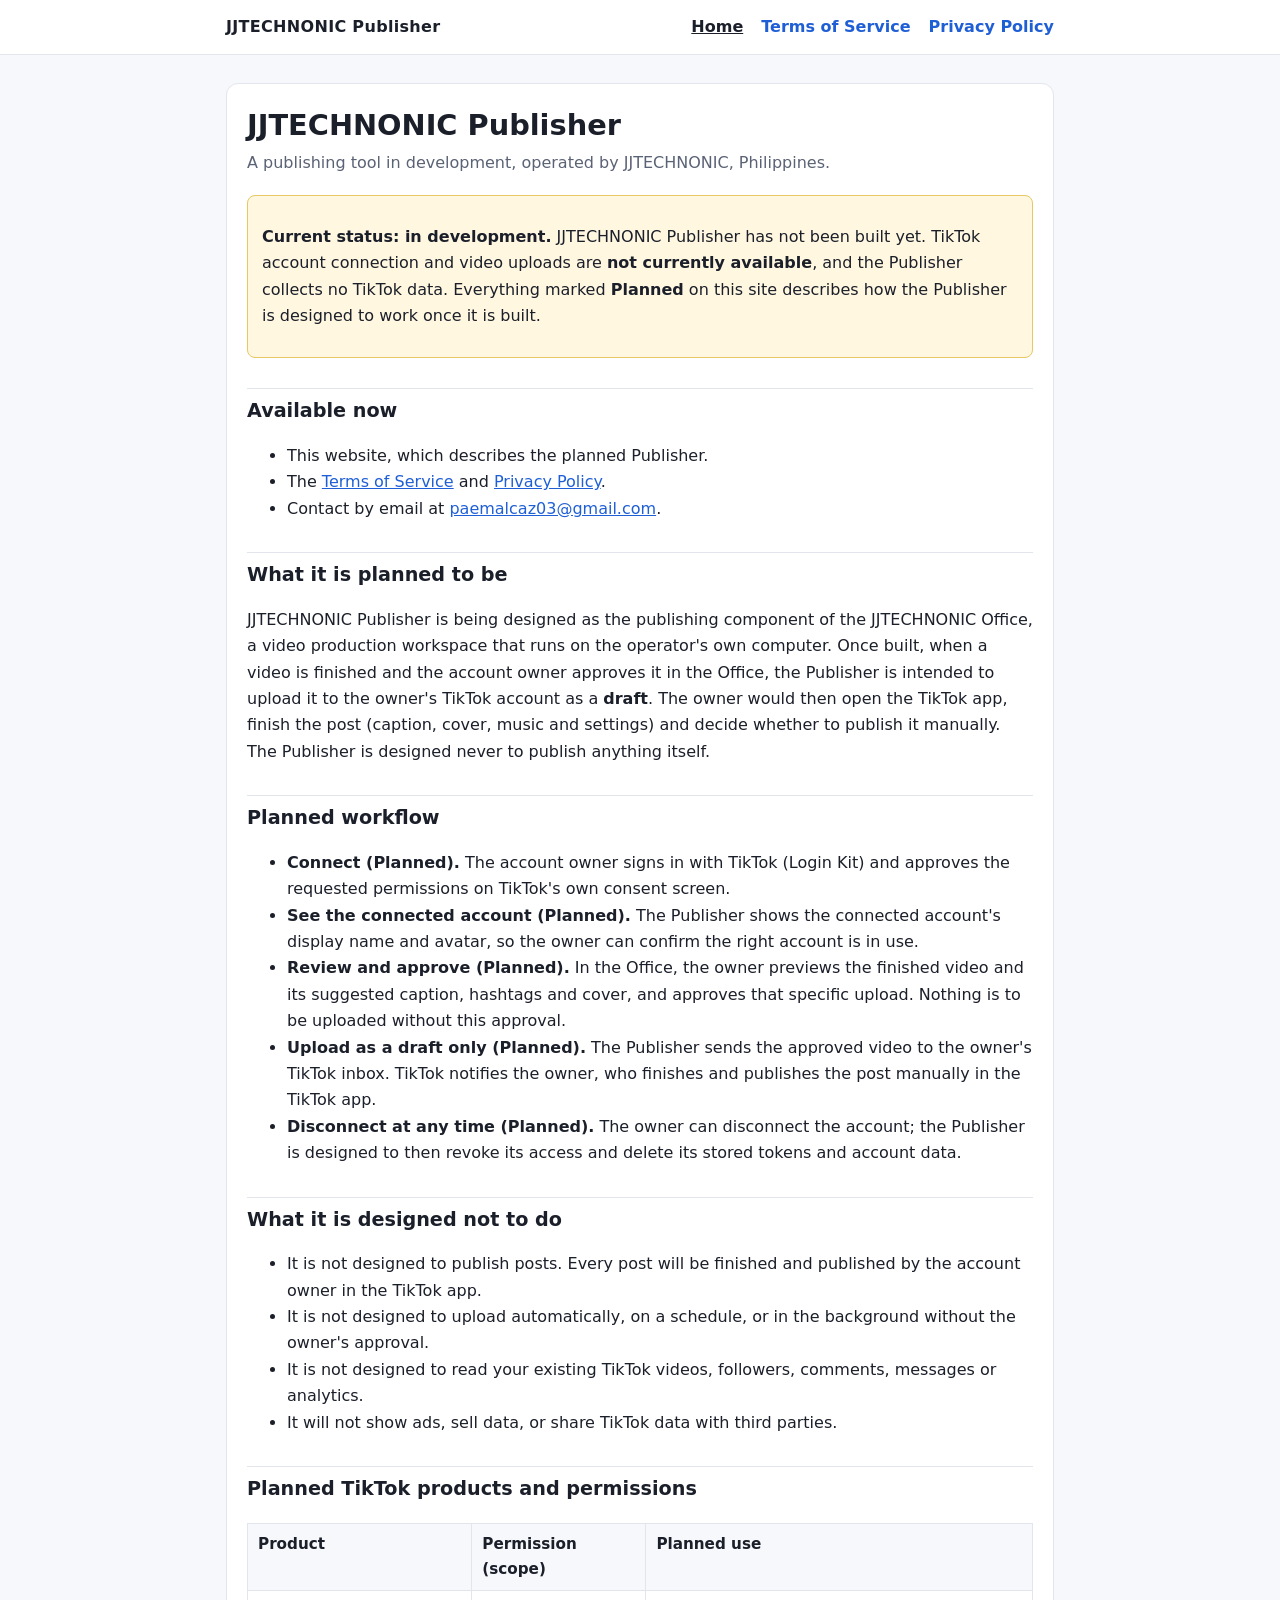
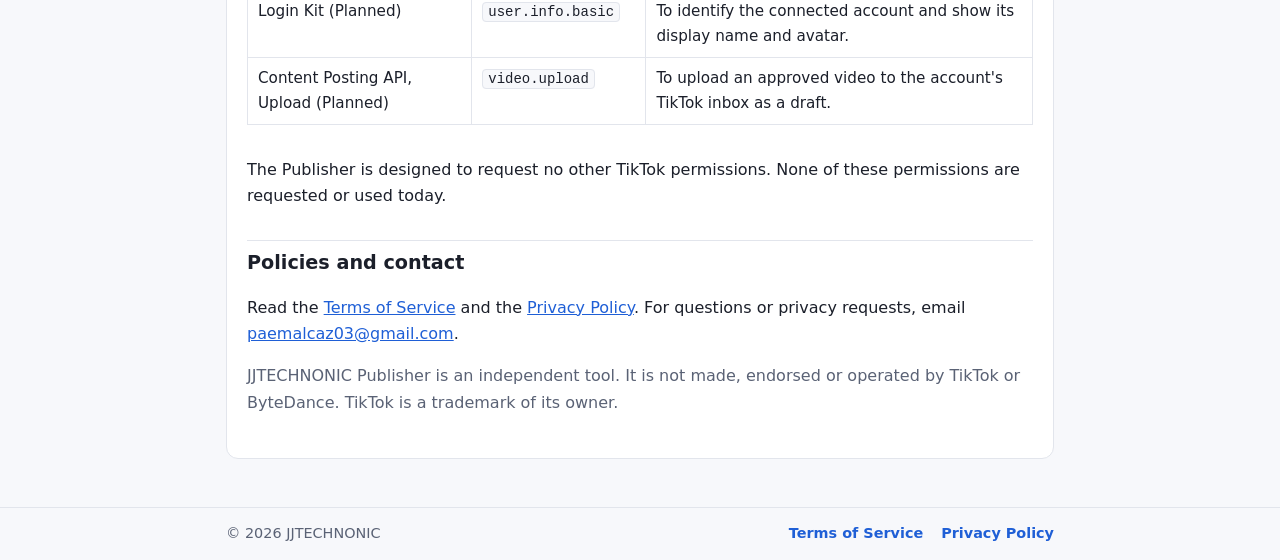
<file: index.html>
<!doctype html>
<html lang="en">
<head>
<meta charset="utf-8">
<meta name="viewport" content="width=device-width, initial-scale=1">
<title>JJTECHNONIC Publisher</title>
<meta name="description" content="JJTECHNONIC Publisher is a planned tool, not built yet, for uploading owner-approved videos from the JJTECHNONIC Office to the owner's TikTok account as drafts. TikTok connection and uploads are not currently available.">
<link rel="stylesheet" href="styles.css">
</head>
<body>
<header class="site">
  <div class="bar">
    <a class="brand" href="index.html">JJTECHNONIC Publisher</a>
    <nav class="links" aria-label="Site">
      <a href="index.html" aria-current="page">Home</a>
      <a href="terms.html">Terms of Service</a>
      <a href="privacy.html">Privacy Policy</a>
    </nav>
  </div>
</header>

<main>
  <div class="card">
    <h1>JJTECHNONIC Publisher</h1>
    <p class="meta">A publishing tool in development, operated by JJTECHNONIC, Philippines.</p>

    <div class="note">
      <p><strong>Current status: in development.</strong> JJTECHNONIC Publisher has not been built yet. TikTok account connection and video uploads are <strong>not currently available</strong>, and the Publisher collects no TikTok data. Everything marked <strong>Planned</strong> on this site describes how the Publisher is designed to work once it is built.</p>
    </div>

    <h2>Available now</h2>
    <ul>
      <li>This website, which describes the planned Publisher.</li>
      <li>The <a href="terms.html">Terms of Service</a> and <a href="privacy.html">Privacy Policy</a>.</li>
      <li>Contact by email at <a href="mailto:paemalcaz03@gmail.com">paemalcaz03@gmail.com</a>.</li>
    </ul>

    <h2>What it is planned to be</h2>
    <p>JJTECHNONIC Publisher is being designed as the publishing component of the JJTECHNONIC Office, a video production workspace that runs on the operator's own computer. Once built, when a video is finished and the account owner approves it in the Office, the Publisher is intended to upload it to the owner's TikTok account as a <strong>draft</strong>. The owner would then open the TikTok app, finish the post (caption, cover, music and settings) and decide whether to publish it manually. The Publisher is designed never to publish anything itself.</p>

    <h2>Planned workflow</h2>
    <ul>
      <li><strong>Connect (Planned).</strong> The account owner signs in with TikTok (Login Kit) and approves the requested permissions on TikTok's own consent screen.</li>
      <li><strong>See the connected account (Planned).</strong> The Publisher shows the connected account's display name and avatar, so the owner can confirm the right account is in use.</li>
      <li><strong>Review and approve (Planned).</strong> In the Office, the owner previews the finished video and its suggested caption, hashtags and cover, and approves that specific upload. Nothing is to be uploaded without this approval.</li>
      <li><strong>Upload as a draft only (Planned).</strong> The Publisher sends the approved video to the owner's TikTok inbox. TikTok notifies the owner, who finishes and publishes the post manually in the TikTok app.</li>
      <li><strong>Disconnect at any time (Planned).</strong> The owner can disconnect the account; the Publisher is designed to then revoke its access and delete its stored tokens and account data.</li>
    </ul>

    <h2>What it is designed not to do</h2>
    <ul>
      <li>It is not designed to publish posts. Every post will be finished and published by the account owner in the TikTok app.</li>
      <li>It is not designed to upload automatically, on a schedule, or in the background without the owner's approval.</li>
      <li>It is not designed to read your existing TikTok videos, followers, comments, messages or analytics.</li>
      <li>It will not show ads, sell data, or share TikTok data with third parties.</li>
    </ul>

    <h2>Planned TikTok products and permissions</h2>
    <div class="table-wrap">
    <table>
      <tr><th>Product</th><th>Permission (scope)</th><th>Planned use</th></tr>
      <tr><td>Login Kit (Planned)</td><td><code>user.info.basic</code></td><td>To identify the connected account and show its display name and avatar.</td></tr>
      <tr><td>Content Posting API, Upload (Planned)</td><td><code>video.upload</code></td><td>To upload an approved video to the account's TikTok inbox as a draft.</td></tr>
    </table>
    </div>
    <p>The Publisher is designed to request no other TikTok permissions. None of these permissions are requested or used today.</p>

    <h2>Policies and contact</h2>
    <p>Read the <a href="terms.html">Terms of Service</a> and the <a href="privacy.html">Privacy Policy</a>. For questions or privacy requests, email <a href="mailto:paemalcaz03@gmail.com">paemalcaz03@gmail.com</a>.</p>

    <p class="meta">JJTECHNONIC Publisher is an independent tool. It is not made, endorsed or operated by TikTok or ByteDance. TikTok is a trademark of its owner.</p>
  </div>
</main>

<footer class="site">
  <div class="bar">
    <span>&copy; 2026 JJTECHNONIC</span>
    <nav class="links" aria-label="Legal">
      <a href="terms.html">Terms of Service</a>
      <a href="privacy.html">Privacy Policy</a>
    </nav>
  </div>
</footer>
</body>
</html>
</file>
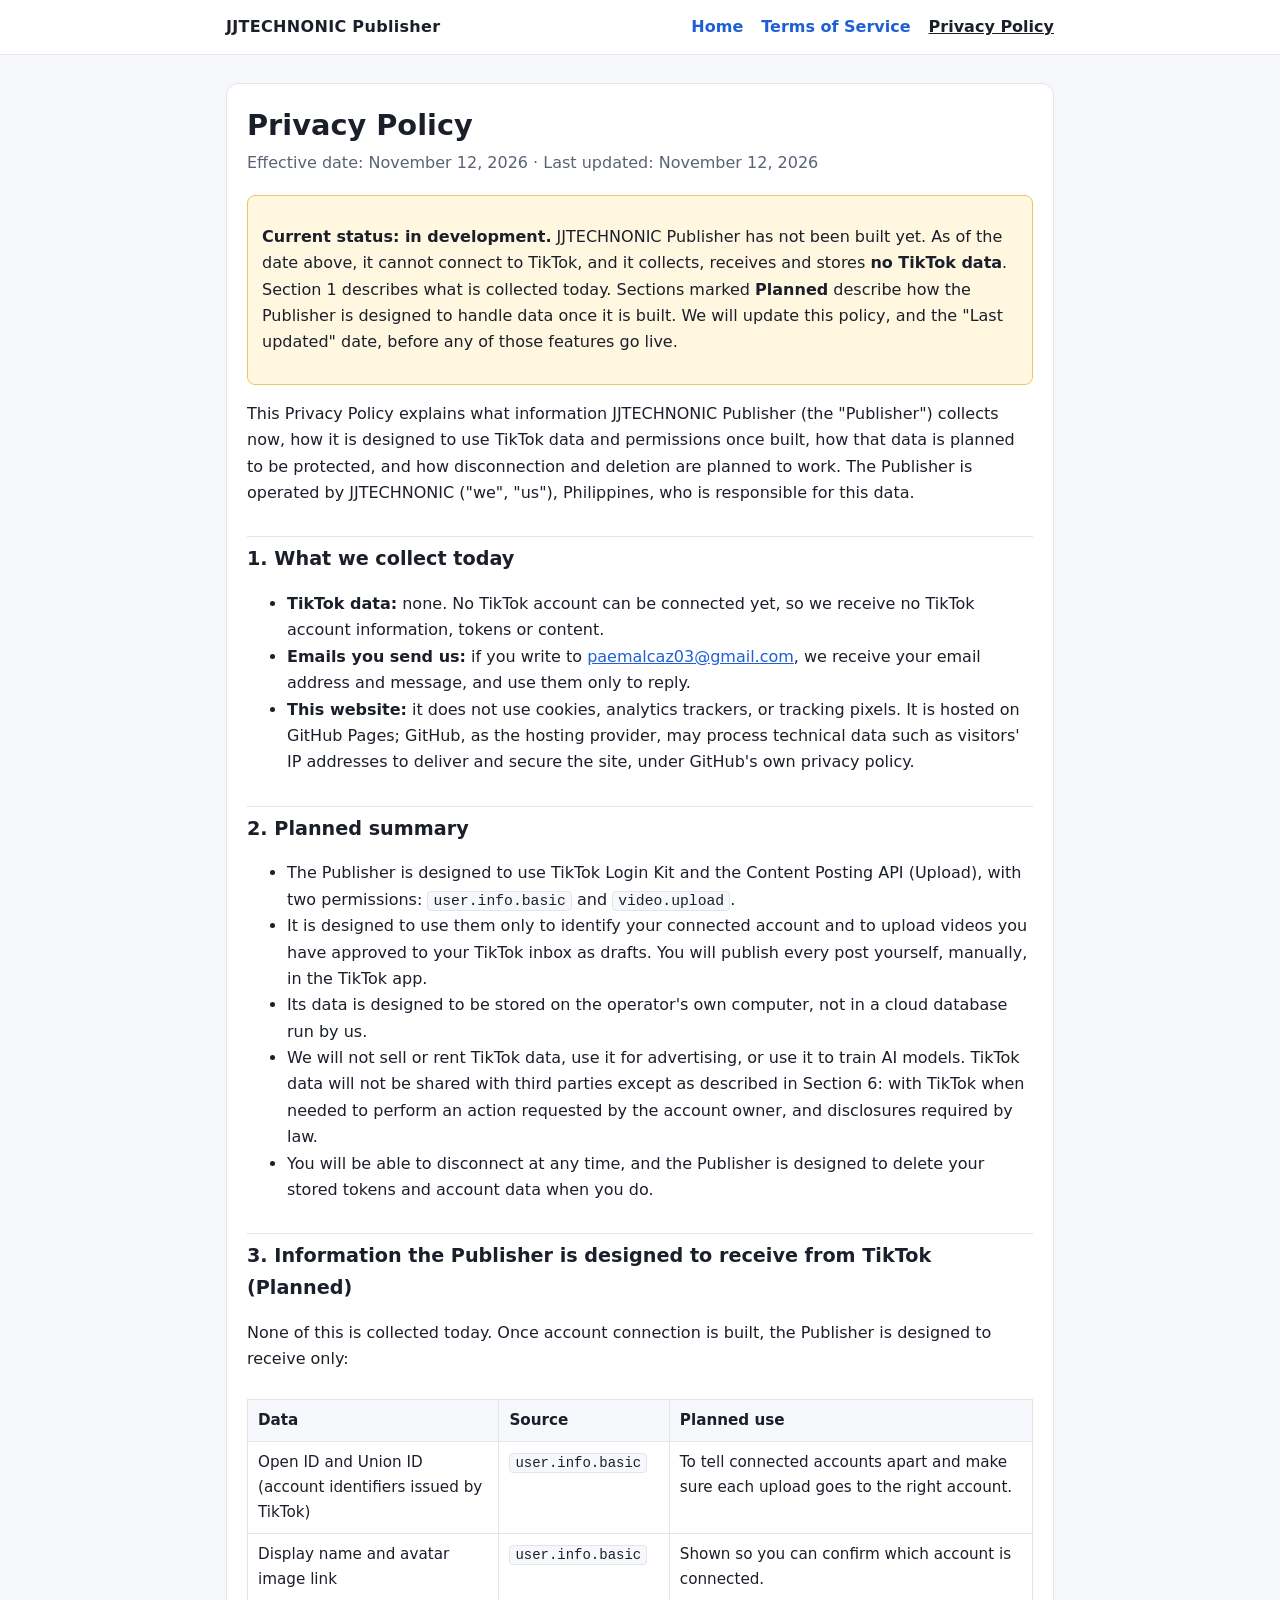
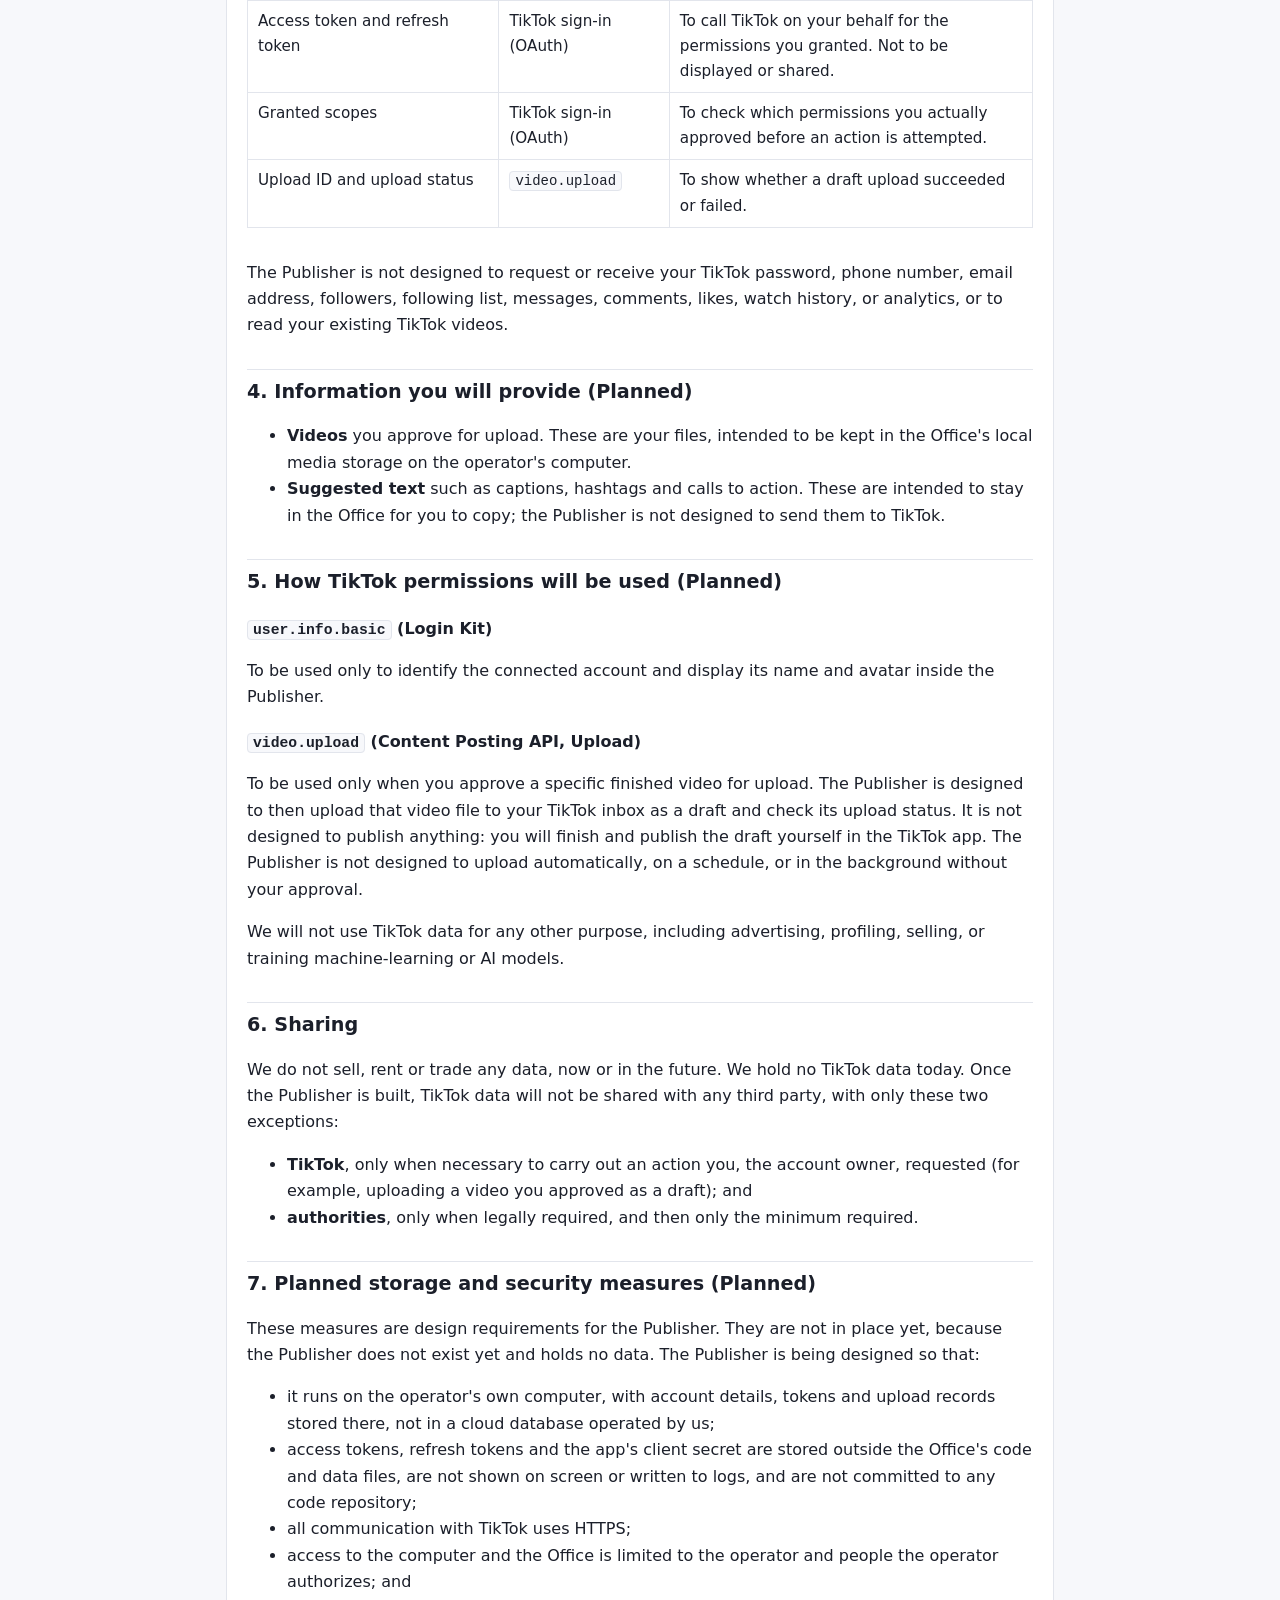
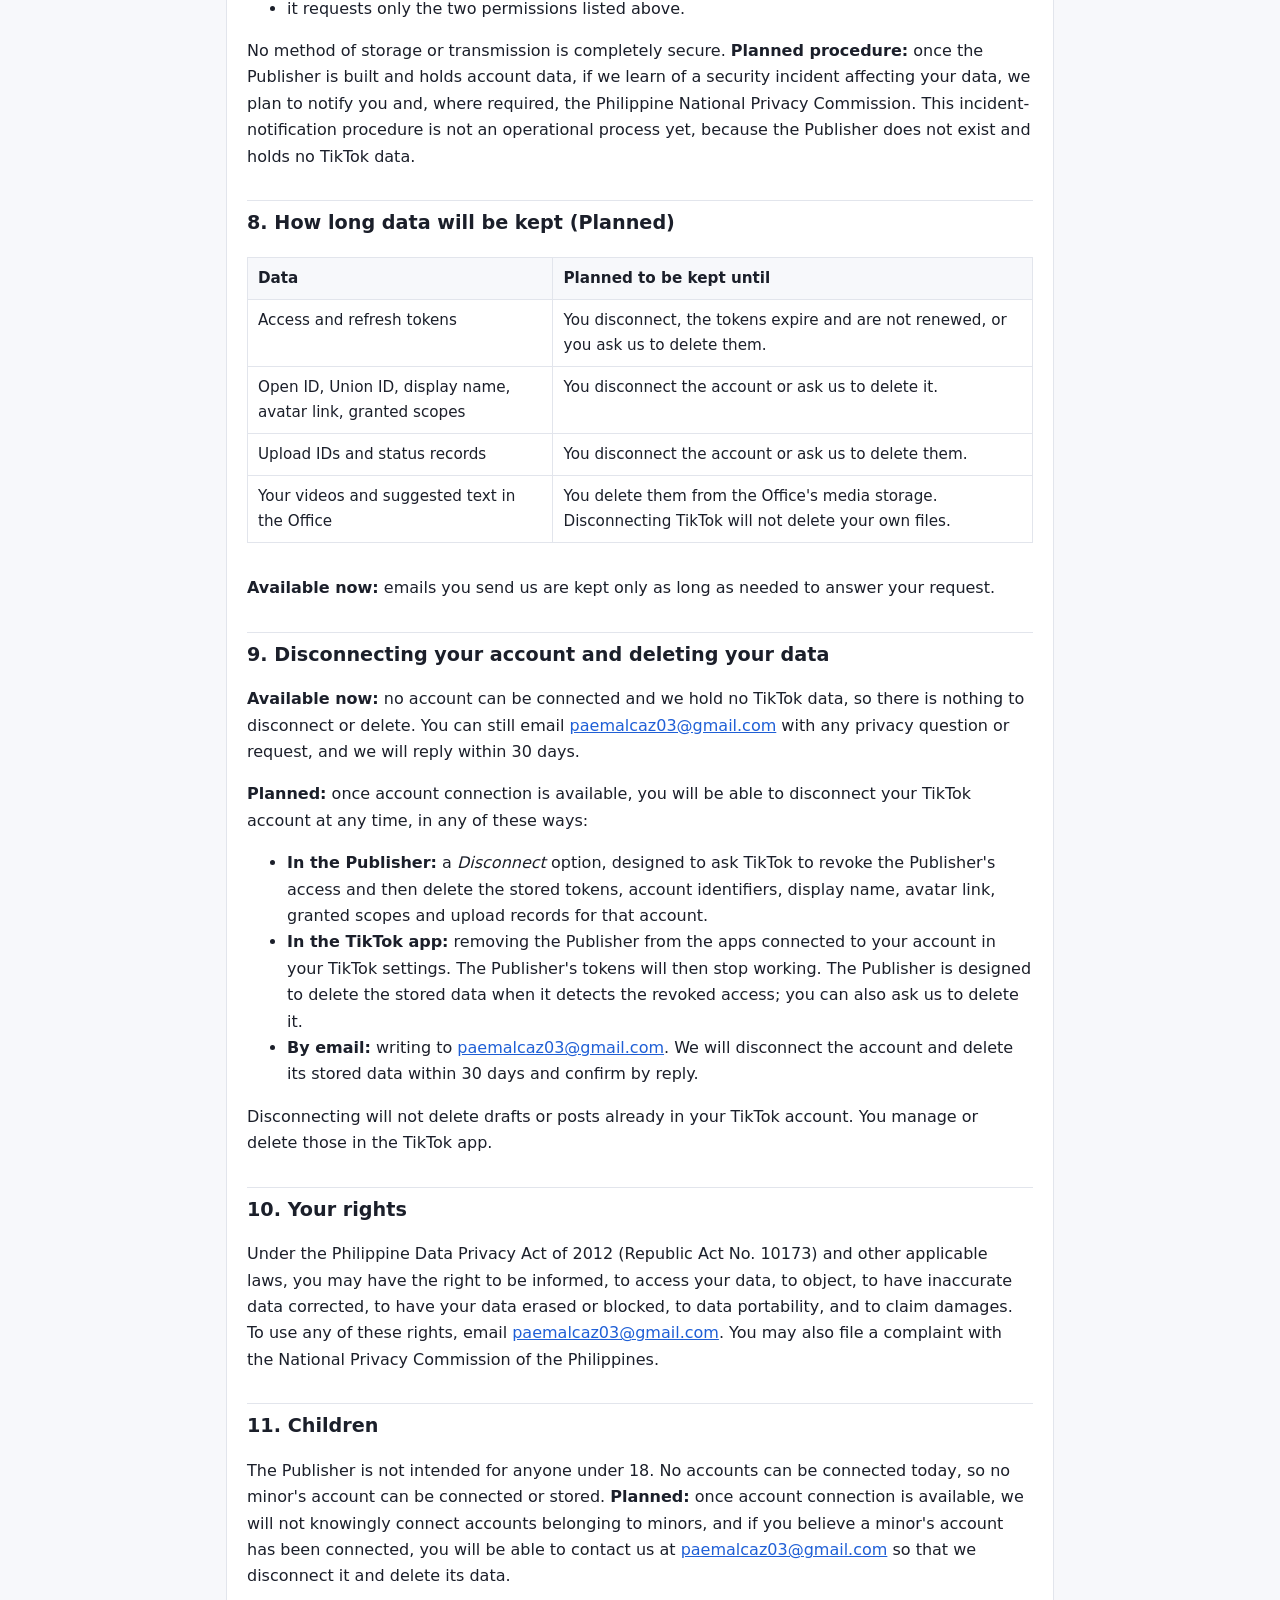
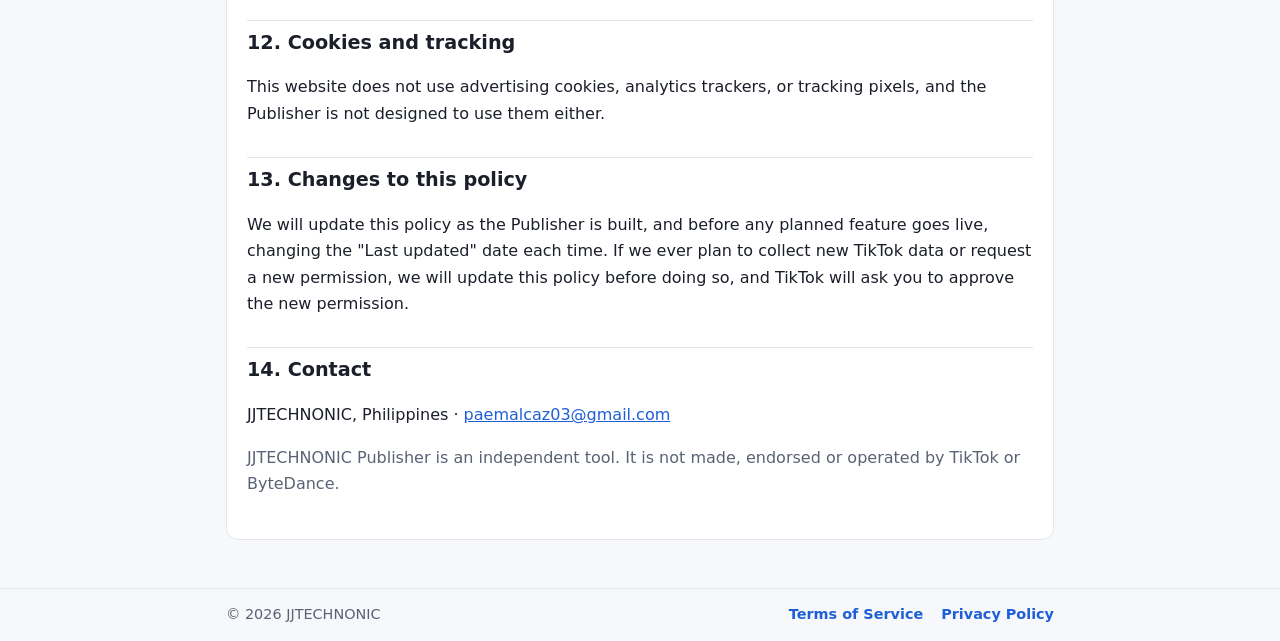
<file: privacy.html>
<!doctype html>
<html lang="en">
<head>
<meta charset="utf-8">
<meta name="viewport" content="width=device-width, initial-scale=1">
<title>Privacy Policy</title>
<meta name="description" content="Privacy Policy for JJTECHNONIC Publisher, a TikTok draft-upload tool that is currently in development: what it collects today and how TikTok data is planned to be used, protected and deleted.">
<link rel="stylesheet" href="styles.css">
</head>
<body>
<header class="site">
  <div class="bar">
    <a class="brand" href="index.html">JJTECHNONIC Publisher</a>
    <nav class="links" aria-label="Site">
      <a href="index.html">Home</a>
      <a href="terms.html">Terms of Service</a>
      <a href="privacy.html" aria-current="page">Privacy Policy</a>
    </nav>
  </div>
</header>

<main>
  <div class="card">
    <h1>Privacy Policy</h1>
    <p class="meta">Effective date: November 12, 2026 &middot; Last updated: November 12, 2026</p>

    <div class="note">
      <p><strong>Current status: in development.</strong> JJTECHNONIC Publisher has not been built yet. As of the date above, it cannot connect to TikTok, and it collects, receives and stores <strong>no TikTok data</strong>. Section 1 describes what is collected today. Sections marked <strong>Planned</strong> describe how the Publisher is designed to handle data once it is built. We will update this policy, and the "Last updated" date, before any of those features go live.</p>
    </div>

    <p>This Privacy Policy explains what information JJTECHNONIC Publisher (the "Publisher") collects now, how it is designed to use TikTok data and permissions once built, how that data is planned to be protected, and how disconnection and deletion are planned to work. The Publisher is operated by JJTECHNONIC ("we", "us"), Philippines, who is responsible for this data.</p>

    <h2>1. What we collect today</h2>
    <ul>
      <li><strong>TikTok data:</strong> none. No TikTok account can be connected yet, so we receive no TikTok account information, tokens or content.</li>
      <li><strong>Emails you send us:</strong> if you write to <a href="mailto:paemalcaz03@gmail.com">paemalcaz03@gmail.com</a>, we receive your email address and message, and use them only to reply.</li>
      <li><strong>This website:</strong> it does not use cookies, analytics trackers, or tracking pixels. It is hosted on GitHub Pages; GitHub, as the hosting provider, may process technical data such as visitors' IP addresses to deliver and secure the site, under GitHub's own privacy policy.</li>
    </ul>

    <h2>2. Planned summary</h2>
    <ul>
      <li>The Publisher is designed to use TikTok Login Kit and the Content Posting API (Upload), with two permissions: <code>user.info.basic</code> and <code>video.upload</code>.</li>
      <li>It is designed to use them only to identify your connected account and to upload videos you have approved to your TikTok inbox as drafts. You will publish every post yourself, manually, in the TikTok app.</li>
      <li>Its data is designed to be stored on the operator's own computer, not in a cloud database run by us.</li>
      <li>We will not sell or rent TikTok data, use it for advertising, or use it to train AI models. TikTok data will not be shared with third parties except as described in Section 6: with TikTok when needed to perform an action requested by the account owner, and disclosures required by law.</li>
      <li>You will be able to disconnect at any time, and the Publisher is designed to delete your stored tokens and account data when you do.</li>
    </ul>

    <h2>3. Information the Publisher is designed to receive from TikTok (Planned)</h2>
    <p>None of this is collected today. Once account connection is built, the Publisher is designed to receive only:</p>
    <div class="table-wrap">
    <table>
      <tr><th>Data</th><th>Source</th><th>Planned use</th></tr>
      <tr><td>Open ID and Union ID (account identifiers issued by TikTok)</td><td><code>user.info.basic</code></td><td>To tell connected accounts apart and make sure each upload goes to the right account.</td></tr>
      <tr><td>Display name and avatar image link</td><td><code>user.info.basic</code></td><td>Shown so you can confirm which account is connected.</td></tr>
      <tr><td>Access token and refresh token</td><td>TikTok sign-in (OAuth)</td><td>To call TikTok on your behalf for the permissions you granted. Not to be displayed or shared.</td></tr>
      <tr><td>Granted scopes</td><td>TikTok sign-in (OAuth)</td><td>To check which permissions you actually approved before an action is attempted.</td></tr>
      <tr><td>Upload ID and upload status</td><td><code>video.upload</code></td><td>To show whether a draft upload succeeded or failed.</td></tr>
    </table>
    </div>
    <p>The Publisher is not designed to request or receive your TikTok password, phone number, email address, followers, following list, messages, comments, likes, watch history, or analytics, or to read your existing TikTok videos.</p>

    <h2>4. Information you will provide (Planned)</h2>
    <ul>
      <li><strong>Videos</strong> you approve for upload. These are your files, intended to be kept in the Office's local media storage on the operator's computer.</li>
      <li><strong>Suggested text</strong> such as captions, hashtags and calls to action. These are intended to stay in the Office for you to copy; the Publisher is not designed to send them to TikTok.</li>
    </ul>

    <h2>5. How TikTok permissions will be used (Planned)</h2>
    <h3><code>user.info.basic</code> (Login Kit)</h3>
    <p>To be used only to identify the connected account and display its name and avatar inside the Publisher.</p>
    <h3><code>video.upload</code> (Content Posting API, Upload)</h3>
    <p>To be used only when you approve a specific finished video for upload. The Publisher is designed to then upload that video file to your TikTok inbox as a draft and check its upload status. It is not designed to publish anything: you will finish and publish the draft yourself in the TikTok app. The Publisher is not designed to upload automatically, on a schedule, or in the background without your approval.</p>
    <p>We will not use TikTok data for any other purpose, including advertising, profiling, selling, or training machine-learning or AI models.</p>

    <h2>6. Sharing</h2>
    <p>We do not sell, rent or trade any data, now or in the future. We hold no TikTok data today. Once the Publisher is built, TikTok data will not be shared with any third party, with only these two exceptions:</p>
    <ul>
      <li><strong>TikTok</strong>, only when necessary to carry out an action you, the account owner, requested (for example, uploading a video you approved as a draft); and</li>
      <li><strong>authorities</strong>, only when legally required, and then only the minimum required.</li>
    </ul>

    <h2>7. Planned storage and security measures (Planned)</h2>
    <p>These measures are design requirements for the Publisher. They are not in place yet, because the Publisher does not exist yet and holds no data. The Publisher is being designed so that:</p>
    <ul>
      <li>it runs on the operator's own computer, with account details, tokens and upload records stored there, not in a cloud database operated by us;</li>
      <li>access tokens, refresh tokens and the app's client secret are stored outside the Office's code and data files, are not shown on screen or written to logs, and are not committed to any code repository;</li>
      <li>all communication with TikTok uses HTTPS;</li>
      <li>access to the computer and the Office is limited to the operator and people the operator authorizes; and</li>
      <li>it requests only the two permissions listed above.</li>
    </ul>
    <p>No method of storage or transmission is completely secure. <strong>Planned procedure:</strong> once the Publisher is built and holds account data, if we learn of a security incident affecting your data, we plan to notify you and, where required, the Philippine National Privacy Commission. This incident-notification procedure is not an operational process yet, because the Publisher does not exist and holds no TikTok data.</p>

    <h2>8. How long data will be kept (Planned)</h2>
    <div class="table-wrap">
    <table>
      <tr><th>Data</th><th>Planned to be kept until</th></tr>
      <tr><td>Access and refresh tokens</td><td>You disconnect, the tokens expire and are not renewed, or you ask us to delete them.</td></tr>
      <tr><td>Open ID, Union ID, display name, avatar link, granted scopes</td><td>You disconnect the account or ask us to delete it.</td></tr>
      <tr><td>Upload IDs and status records</td><td>You disconnect the account or ask us to delete them.</td></tr>
      <tr><td>Your videos and suggested text in the Office</td><td>You delete them from the Office's media storage. Disconnecting TikTok will not delete your own files.</td></tr>
    </table>
    </div>
    <p><strong>Available now:</strong> emails you send us are kept only as long as needed to answer your request.</p>

    <h2>9. Disconnecting your account and deleting your data</h2>
    <p><strong>Available now:</strong> no account can be connected and we hold no TikTok data, so there is nothing to disconnect or delete. You can still email <a href="mailto:paemalcaz03@gmail.com">paemalcaz03@gmail.com</a> with any privacy question or request, and we will reply within 30 days.</p>
    <p><strong>Planned:</strong> once account connection is available, you will be able to disconnect your TikTok account at any time, in any of these ways:</p>
    <ul>
      <li><strong>In the Publisher:</strong> a <em>Disconnect</em> option, designed to ask TikTok to revoke the Publisher's access and then delete the stored tokens, account identifiers, display name, avatar link, granted scopes and upload records for that account.</li>
      <li><strong>In the TikTok app:</strong> removing the Publisher from the apps connected to your account in your TikTok settings. The Publisher's tokens will then stop working. The Publisher is designed to delete the stored data when it detects the revoked access; you can also ask us to delete it.</li>
      <li><strong>By email:</strong> writing to <a href="mailto:paemalcaz03@gmail.com">paemalcaz03@gmail.com</a>. We will disconnect the account and delete its stored data within 30 days and confirm by reply.</li>
    </ul>
    <p>Disconnecting will not delete drafts or posts already in your TikTok account. You manage or delete those in the TikTok app.</p>

    <h2>10. Your rights</h2>
    <p>Under the Philippine Data Privacy Act of 2012 (Republic Act No. 10173) and other applicable laws, you may have the right to be informed, to access your data, to object, to have inaccurate data corrected, to have your data erased or blocked, to data portability, and to claim damages. To use any of these rights, email <a href="mailto:paemalcaz03@gmail.com">paemalcaz03@gmail.com</a>. You may also file a complaint with the National Privacy Commission of the Philippines.</p>

    <h2>11. Children</h2>
    <p>The Publisher is not intended for anyone under 18. No accounts can be connected today, so no minor's account can be connected or stored. <strong>Planned:</strong> once account connection is available, we will not knowingly connect accounts belonging to minors, and if you believe a minor's account has been connected, you will be able to contact us at <a href="mailto:paemalcaz03@gmail.com">paemalcaz03@gmail.com</a> so that we disconnect it and delete its data.</p>

    <h2>12. Cookies and tracking</h2>
    <p>This website does not use advertising cookies, analytics trackers, or tracking pixels, and the Publisher is not designed to use them either.</p>

    <h2>13. Changes to this policy</h2>
    <p>We will update this policy as the Publisher is built, and before any planned feature goes live, changing the "Last updated" date each time. If we ever plan to collect new TikTok data or request a new permission, we will update this policy before doing so, and TikTok will ask you to approve the new permission.</p>

    <h2>14. Contact</h2>
    <p>JJTECHNONIC, Philippines &middot; <a href="mailto:paemalcaz03@gmail.com">paemalcaz03@gmail.com</a></p>

    <p class="meta">JJTECHNONIC Publisher is an independent tool. It is not made, endorsed or operated by TikTok or ByteDance.</p>
  </div>
</main>

<footer class="site">
  <div class="bar">
    <span>&copy; 2026 JJTECHNONIC</span>
    <nav class="links" aria-label="Legal">
      <a href="terms.html">Terms of Service</a>
      <a href="privacy.html">Privacy Policy</a>
    </nav>
  </div>
</footer>
</body>
</html>
</file>
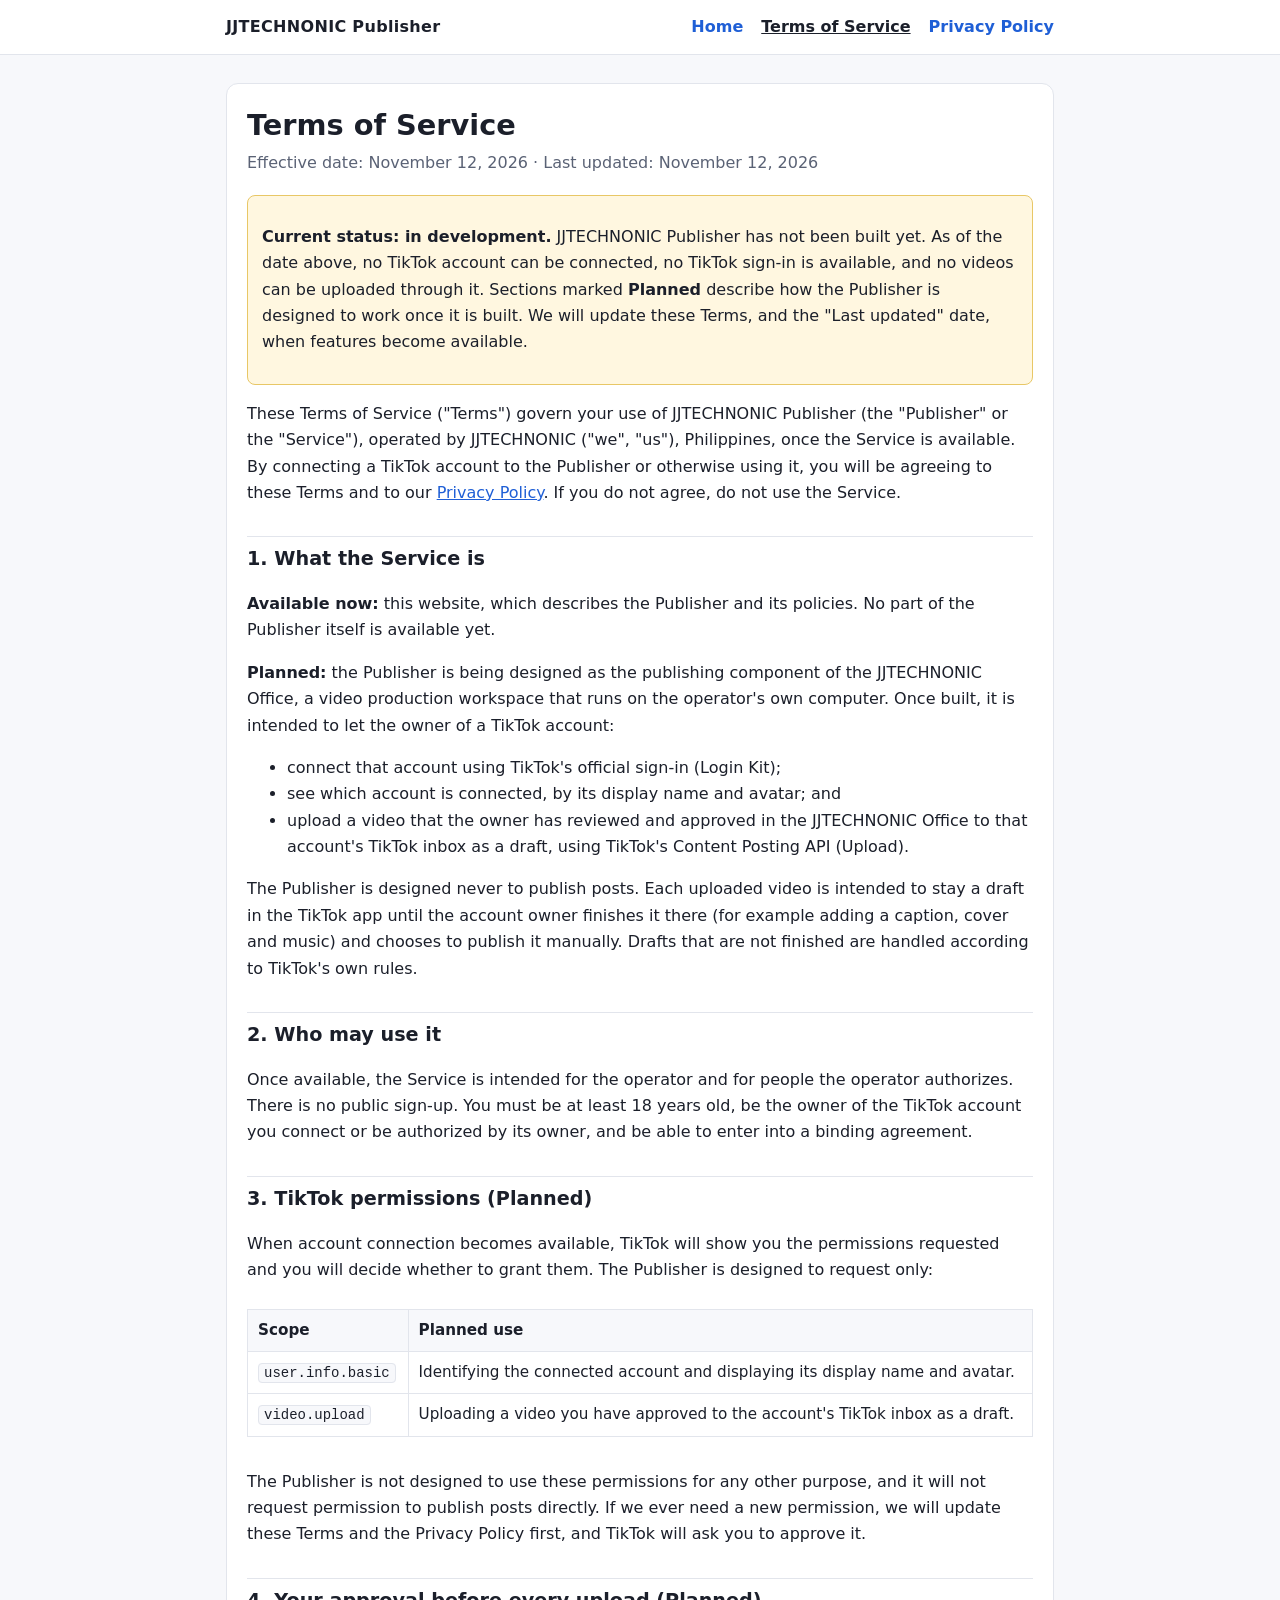
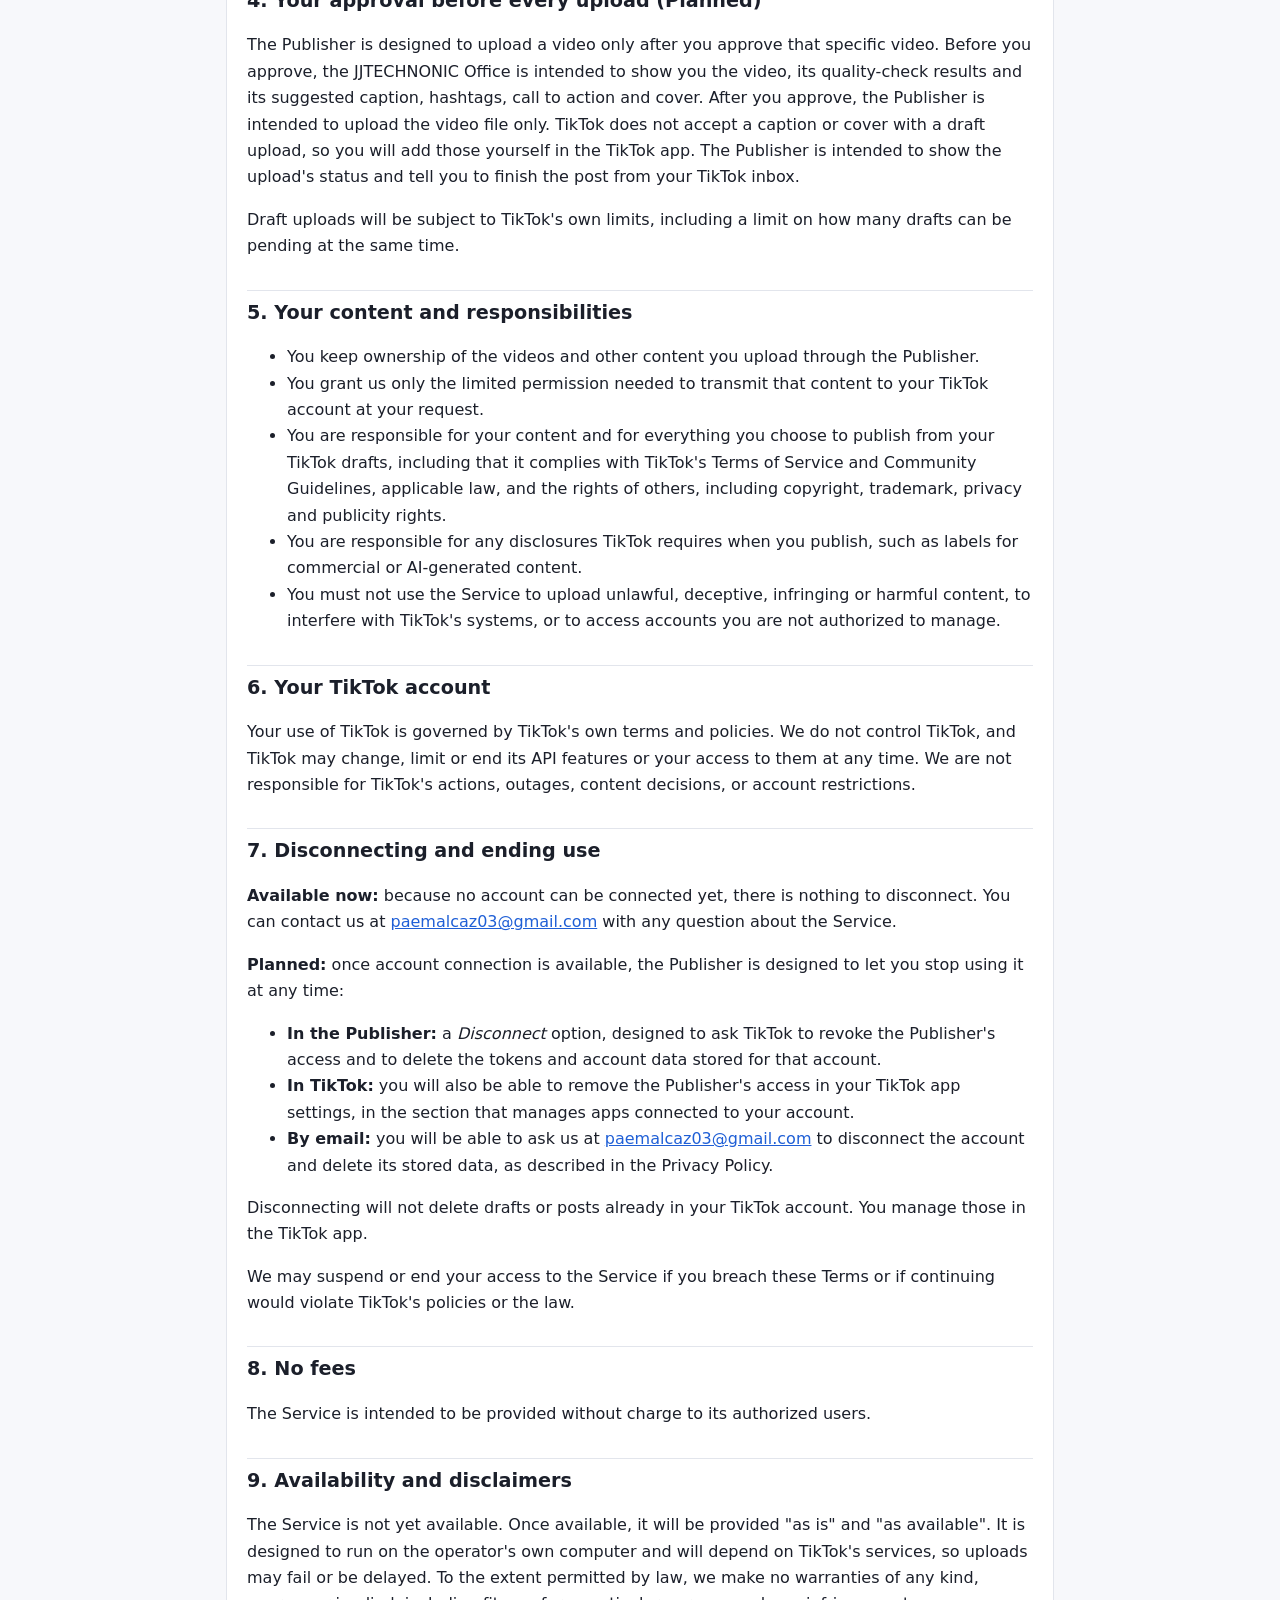
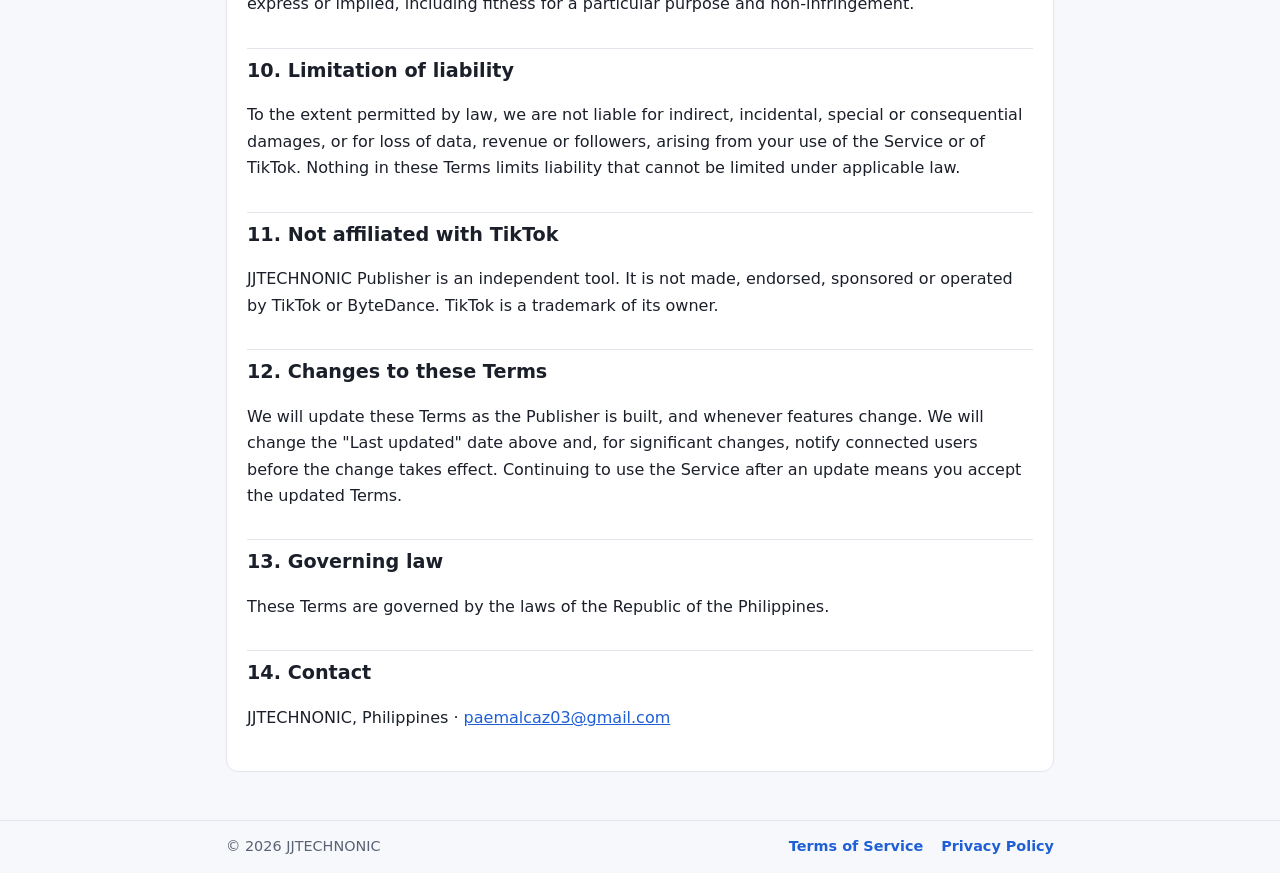
<file: terms.html>
<!doctype html>
<html lang="en">
<head>
<meta charset="utf-8">
<meta name="viewport" content="width=device-width, initial-scale=1">
<title>Terms of Service</title>
<meta name="description" content="Terms of Service for JJTECHNONIC Publisher, a TikTok draft-upload tool that is currently in development.">
<link rel="stylesheet" href="styles.css">
</head>
<body>
<header class="site">
  <div class="bar">
    <a class="brand" href="index.html">JJTECHNONIC Publisher</a>
    <nav class="links" aria-label="Site">
      <a href="index.html">Home</a>
      <a href="terms.html" aria-current="page">Terms of Service</a>
      <a href="privacy.html">Privacy Policy</a>
    </nav>
  </div>
</header>

<main>
  <div class="card">
    <h1>Terms of Service</h1>
    <p class="meta">Effective date: November 12, 2026 &middot; Last updated: November 12, 2026</p>

    <div class="note">
      <p><strong>Current status: in development.</strong> JJTECHNONIC Publisher has not been built yet. As of the date above, no TikTok account can be connected, no TikTok sign-in is available, and no videos can be uploaded through it. Sections marked <strong>Planned</strong> describe how the Publisher is designed to work once it is built. We will update these Terms, and the "Last updated" date, when features become available.</p>
    </div>

    <p>These Terms of Service ("Terms") govern your use of JJTECHNONIC Publisher (the "Publisher" or the "Service"), operated by JJTECHNONIC ("we", "us"), Philippines, once the Service is available. By connecting a TikTok account to the Publisher or otherwise using it, you will be agreeing to these Terms and to our <a href="privacy.html">Privacy Policy</a>. If you do not agree, do not use the Service.</p>

    <h2>1. What the Service is</h2>
    <p><strong>Available now:</strong> this website, which describes the Publisher and its policies. No part of the Publisher itself is available yet.</p>
    <p><strong>Planned:</strong> the Publisher is being designed as the publishing component of the JJTECHNONIC Office, a video production workspace that runs on the operator's own computer. Once built, it is intended to let the owner of a TikTok account:</p>
    <ul>
      <li>connect that account using TikTok's official sign-in (Login Kit);</li>
      <li>see which account is connected, by its display name and avatar; and</li>
      <li>upload a video that the owner has reviewed and approved in the JJTECHNONIC Office to that account's TikTok inbox as a draft, using TikTok's Content Posting API (Upload).</li>
    </ul>
    <p>The Publisher is designed never to publish posts. Each uploaded video is intended to stay a draft in the TikTok app until the account owner finishes it there (for example adding a caption, cover and music) and chooses to publish it manually. Drafts that are not finished are handled according to TikTok's own rules.</p>

    <h2>2. Who may use it</h2>
    <p>Once available, the Service is intended for the operator and for people the operator authorizes. There is no public sign-up. You must be at least 18 years old, be the owner of the TikTok account you connect or be authorized by its owner, and be able to enter into a binding agreement.</p>

    <h2>3. TikTok permissions (Planned)</h2>
    <p>When account connection becomes available, TikTok will show you the permissions requested and you will decide whether to grant them. The Publisher is designed to request only:</p>
    <div class="table-wrap">
    <table>
      <tr><th>Scope</th><th>Planned use</th></tr>
      <tr><td><code>user.info.basic</code></td><td>Identifying the connected account and displaying its display name and avatar.</td></tr>
      <tr><td><code>video.upload</code></td><td>Uploading a video you have approved to the account's TikTok inbox as a draft.</td></tr>
    </table>
    </div>
    <p>The Publisher is not designed to use these permissions for any other purpose, and it will not request permission to publish posts directly. If we ever need a new permission, we will update these Terms and the Privacy Policy first, and TikTok will ask you to approve it.</p>

    <h2>4. Your approval before every upload (Planned)</h2>
    <p>The Publisher is designed to upload a video only after you approve that specific video. Before you approve, the JJTECHNONIC Office is intended to show you the video, its quality-check results and its suggested caption, hashtags, call to action and cover. After you approve, the Publisher is intended to upload the video file only. TikTok does not accept a caption or cover with a draft upload, so you will add those yourself in the TikTok app. The Publisher is intended to show the upload's status and tell you to finish the post from your TikTok inbox.</p>
    <p>Draft uploads will be subject to TikTok's own limits, including a limit on how many drafts can be pending at the same time.</p>

    <h2>5. Your content and responsibilities</h2>
    <ul>
      <li>You keep ownership of the videos and other content you upload through the Publisher.</li>
      <li>You grant us only the limited permission needed to transmit that content to your TikTok account at your request.</li>
      <li>You are responsible for your content and for everything you choose to publish from your TikTok drafts, including that it complies with TikTok's Terms of Service and Community Guidelines, applicable law, and the rights of others, including copyright, trademark, privacy and publicity rights.</li>
      <li>You are responsible for any disclosures TikTok requires when you publish, such as labels for commercial or AI-generated content.</li>
      <li>You must not use the Service to upload unlawful, deceptive, infringing or harmful content, to interfere with TikTok's systems, or to access accounts you are not authorized to manage.</li>
    </ul>

    <h2>6. Your TikTok account</h2>
    <p>Your use of TikTok is governed by TikTok's own terms and policies. We do not control TikTok, and TikTok may change, limit or end its API features or your access to them at any time. We are not responsible for TikTok's actions, outages, content decisions, or account restrictions.</p>

    <h2>7. Disconnecting and ending use</h2>
    <p><strong>Available now:</strong> because no account can be connected yet, there is nothing to disconnect. You can contact us at <a href="mailto:paemalcaz03@gmail.com">paemalcaz03@gmail.com</a> with any question about the Service.</p>
    <p><strong>Planned:</strong> once account connection is available, the Publisher is designed to let you stop using it at any time:</p>
    <ul>
      <li><strong>In the Publisher:</strong> a <em>Disconnect</em> option, designed to ask TikTok to revoke the Publisher's access and to delete the tokens and account data stored for that account.</li>
      <li><strong>In TikTok:</strong> you will also be able to remove the Publisher's access in your TikTok app settings, in the section that manages apps connected to your account.</li>
      <li><strong>By email:</strong> you will be able to ask us at <a href="mailto:paemalcaz03@gmail.com">paemalcaz03@gmail.com</a> to disconnect the account and delete its stored data, as described in the Privacy Policy.</li>
    </ul>
    <p>Disconnecting will not delete drafts or posts already in your TikTok account. You manage those in the TikTok app.</p>
    <p>We may suspend or end your access to the Service if you breach these Terms or if continuing would violate TikTok's policies or the law.</p>

    <h2>8. No fees</h2>
    <p>The Service is intended to be provided without charge to its authorized users.</p>

    <h2>9. Availability and disclaimers</h2>
    <p>The Service is not yet available. Once available, it will be provided "as is" and "as available". It is designed to run on the operator's own computer and will depend on TikTok's services, so uploads may fail or be delayed. To the extent permitted by law, we make no warranties of any kind, express or implied, including fitness for a particular purpose and non-infringement.</p>

    <h2>10. Limitation of liability</h2>
    <p>To the extent permitted by law, we are not liable for indirect, incidental, special or consequential damages, or for loss of data, revenue or followers, arising from your use of the Service or of TikTok. Nothing in these Terms limits liability that cannot be limited under applicable law.</p>

    <h2>11. Not affiliated with TikTok</h2>
    <p>JJTECHNONIC Publisher is an independent tool. It is not made, endorsed, sponsored or operated by TikTok or ByteDance. TikTok is a trademark of its owner.</p>

    <h2>12. Changes to these Terms</h2>
    <p>We will update these Terms as the Publisher is built, and whenever features change. We will change the "Last updated" date above and, for significant changes, notify connected users before the change takes effect. Continuing to use the Service after an update means you accept the updated Terms.</p>

    <h2>13. Governing law</h2>
    <p>These Terms are governed by the laws of the Republic of the Philippines.</p>

    <h2>14. Contact</h2>
    <p>JJTECHNONIC, Philippines &middot; <a href="mailto:paemalcaz03@gmail.com">paemalcaz03@gmail.com</a></p>
  </div>
</main>

<footer class="site">
  <div class="bar">
    <span>&copy; 2026 JJTECHNONIC</span>
    <nav class="links" aria-label="Legal">
      <a href="terms.html">Terms of Service</a>
      <a href="privacy.html">Privacy Policy</a>
    </nav>
  </div>
</footer>
</body>
</html>
</file>
<file: styles.css>
:root {
  --bg: #f7f8fb;
  --surface: #ffffff;
  --text: #1b1f2a;
  --muted: #5a6275;
  --line: #e2e5ec;
  --accent: #1f5fd6;
  --note-bg: #fff7e0;
  --note-line: #e8c766;
}
@media (prefers-color-scheme: dark) {
  :root {
    --bg: #0f1218;
    --surface: #171b24;
    --text: #e8ebf2;
    --muted: #a3abbd;
    --line: #2a3040;
    --accent: #7aa7ff;
    --note-bg: #2a2410;
    --note-line: #6b5a1e;
  }
}
* { box-sizing: border-box; }
html { -webkit-text-size-adjust: 100%; }
body {
  margin: 0;
  background: var(--bg);
  color: var(--text);
  font: 16px/1.65 system-ui, -apple-system, "Segoe UI", Roboto, Arial, sans-serif;
}
a { color: var(--accent); }
header.site {
  background: var(--surface);
  border-bottom: 1px solid var(--line);
}
.bar {
  max-width: 860px;
  margin: 0 auto;
  padding: 14px 16px;
  display: flex;
  flex-wrap: wrap;
  gap: 8px 20px;
  align-items: center;
  justify-content: space-between;
}
.brand { font-weight: 700; letter-spacing: .02em; color: var(--text); text-decoration: none; }
nav.links { display: flex; flex-wrap: wrap; gap: 6px 18px; }
nav.links a { text-decoration: none; font-weight: 600; }
nav.links a[aria-current="page"] { color: var(--text); text-decoration: underline; }
main {
  max-width: 860px;
  margin: 0 auto;
  padding: 28px 16px 48px;
}
.card {
  background: var(--surface);
  border: 1px solid var(--line);
  border-radius: 12px;
  padding: 24px 20px;
}
h1 { font-size: 1.8rem; line-height: 1.25; margin: 0 0 6px; }
h2 { font-size: 1.2rem; margin: 30px 0 8px; padding-top: 6px; border-top: 1px solid var(--line); }
h3 { font-size: 1rem; margin: 18px 0 6px; }
.meta { color: var(--muted); margin: 0 0 18px; }
table { width: 100%; border-collapse: collapse; margin: 10px 0 16px; font-size: .95rem; }
th, td { text-align: left; vertical-align: top; padding: 8px 10px; border: 1px solid var(--line); }
th { background: var(--bg); }
.table-wrap { overflow-x: auto; }
code { font-size: .92em; background: var(--bg); padding: 1px 5px; border-radius: 4px; border: 1px solid var(--line); }
.note {
  background: var(--note-bg);
  border: 1px solid var(--note-line);
  border-radius: 8px;
  padding: 12px 14px;
  margin: 16px 0;
}
footer.site {
  border-top: 1px solid var(--line);
  color: var(--muted);
  font-size: .9rem;
}
footer.site .bar { justify-content: space-between; }
</file>
